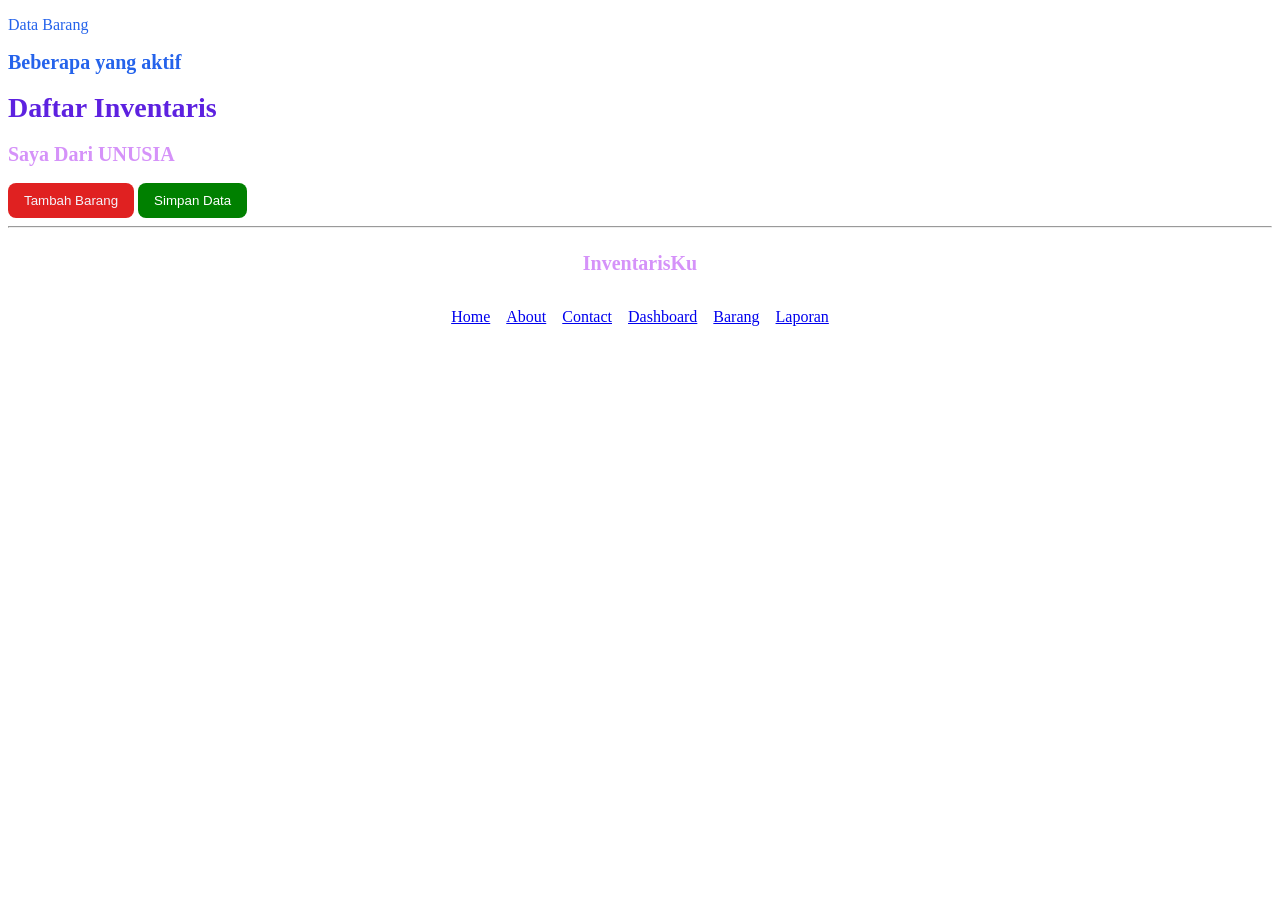
<file: index.html>
<!DOCTYPE html>
<html lang="en">
<head>
<meta charset="UTF-8">
<meta name="viewport" content="width=device-width, initial-scale=1.0">
<link rel="stylesheet" href="style.css">
<title>Document</title>
</head>
<body>
<p class="judul">Data Barang</p>
<h2 class="judul">Beberapa yang aktif</h2>
<h1>Daftar Inventaris</h1>
<h2>Saya Dari UNUSIA</h2>
<button>Tambah Barang</button>
<button id="btn-simpan">Simpan Data</button>
<hr>
<div class="navbar">
<h2>InventarisKu</h2>
<nav>
    <a href="#">Home</a>
    <a href="#">About</a>
    <a href="#">Contact</a>
    <nav>
        <a href="#">Dashboard</a>
        <a href="#">Barang</a>
        <a href="#">Laporan</a>
    </nav>
</nav>
</div>
    </div>
</body>
</html>
</file>
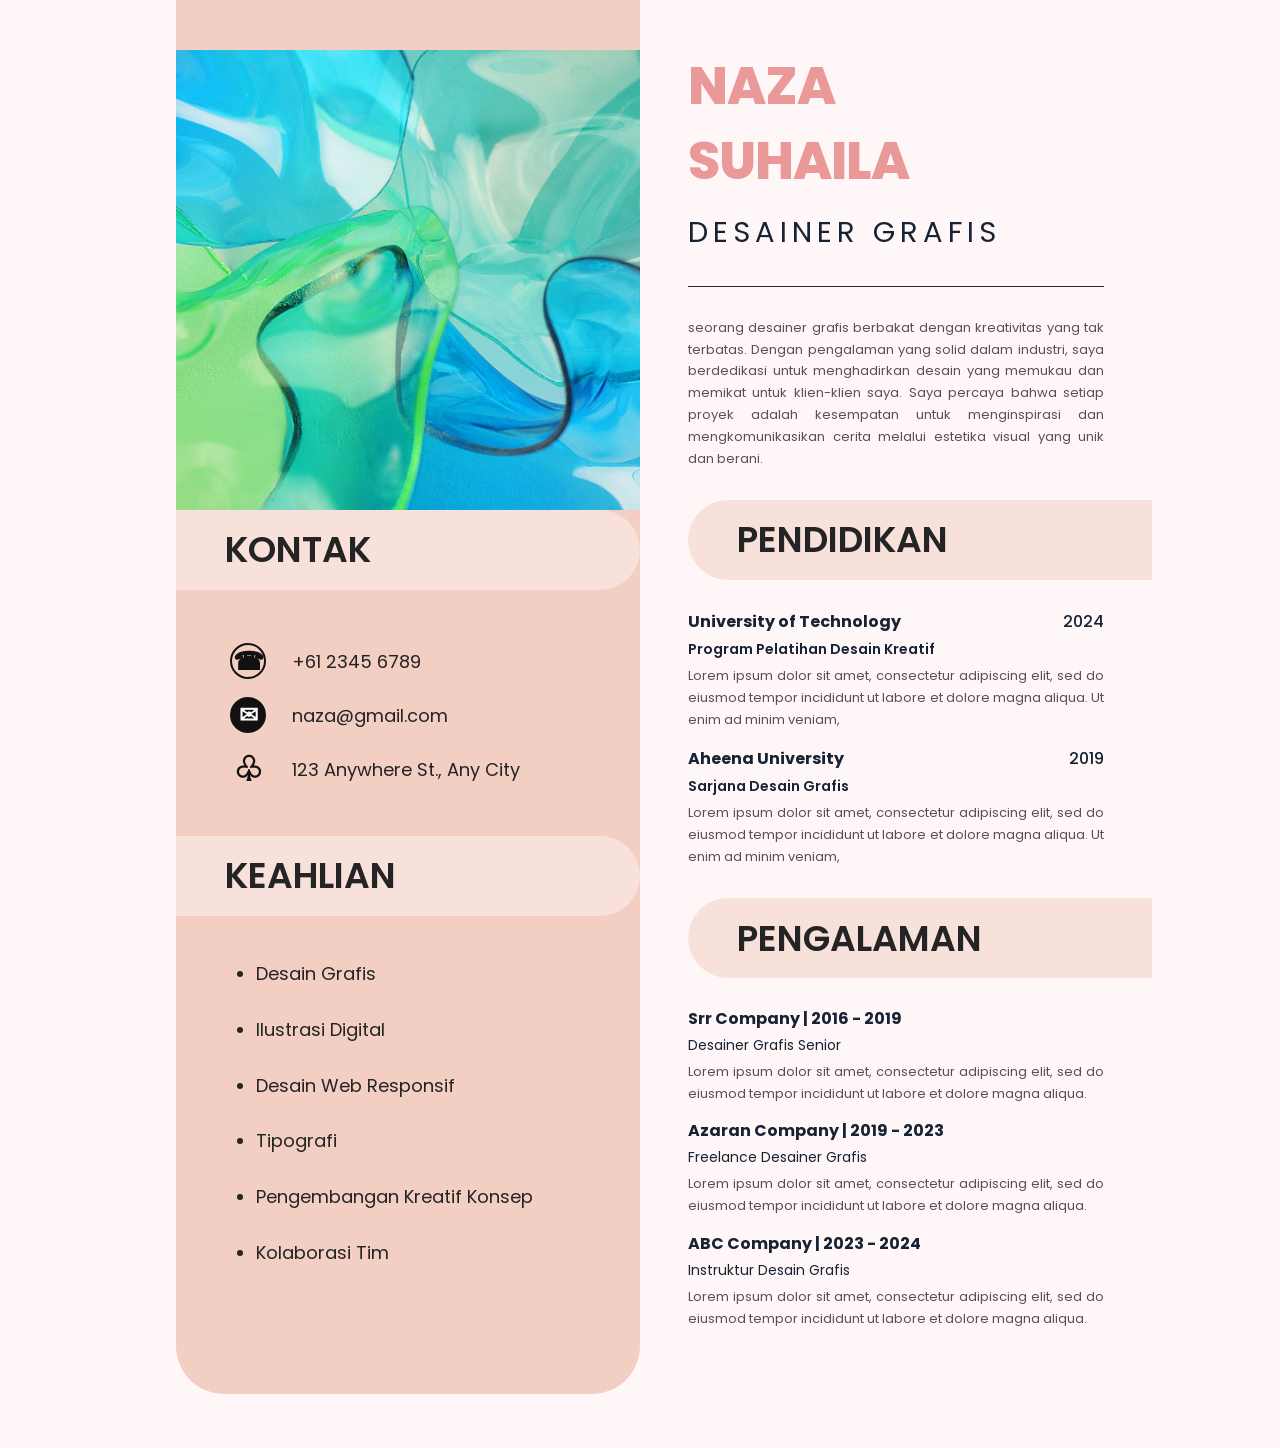
<file: cv.html>
<!DOCTYPE html>
<html lang="id">
<head>
  <meta charset="UTF-8">
  <meta name="viewport" content="width=device-width, initial-scale=1.0">
  <title>CV - Naza Suhaila</title>
  <link rel="stylesheet" href="styleee.css">

  <link rel="preconnect" href="https://fonts.googleapis.com">
  <link rel="preconnect" href="https://fonts.gstatic.com" crossorigin>
  <link href="https://fonts.googleapis.com/css2?family=Poppins:wght@300;400;500;600;700;800&display=swap" rel="stylesheet">
</head>
<body>

  <main class="resume">

    <!-- KOLOM KIRI -->
    <aside class="left-column">

      <div class="profile-area">
        <div class="profile-circle"></div>

        <div class="profile-photo">
          <img src="foto.jpg" alt="Foto profil Naza Suhaila">
        </div>
      </div>

      <section class="contact-section">
        <h2 class="section-heading">KONTAK</h2>

        <div class="contact-list">
          <div class="contact-item">
            <span class="contact-icon phone-icon">☎</span>
            <span>+61 2345 6789</span>
          </div>

          <div class="contact-item">
            <span class="contact-icon email-icon">✉</span>
            <span>naza@gmail.com</span>
          </div>

          <div class="contact-item">
            <span class="contact-icon location-icon">♧</span>
            <span>123 Anywhere St., Any City</span>
          </div>
        </div>
      </section>

      <section class="skills-section">
        <h2 class="section-heading">KEAHLIAN</h2>

        <ul class="skills-list">
          <li>Desain Grafis</li>
          <li>Ilustrasi Digital</li>
          <li>Desain Web Responsif</li>
          <li>Tipografi</li>
          <li>Pengembangan Kreatif Konsep</li>
          <li>Kolaborasi Tim</li>
        </ul>
      </section>

    </aside>

    <!-- KOLOM KANAN -->
    <section class="right-column">

      <header class="intro">
        <h1>NAZA<br>SUHAILA</h1>
        <p class="job-title">DESAINER GRAFIS</p>
        <div class="horizontal-line"></div>

        <p class="description">
          seorang desainer grafis berbakat dengan kreativitas yang
          tak terbatas. Dengan pengalaman yang solid dalam
          industri, saya berdedikasi untuk menghadirkan desain yang
          memukau dan memikat untuk klien-klien saya. Saya
          percaya bahwa setiap proyek adalah kesempatan untuk
          menginspirasi dan mengkomunikasikan cerita melalui
          estetika visual yang unik dan berani.
        </p>
      </header>

      <section class="content-section education-section">
        <h2 class="section-heading">PENDIDIKAN</h2>

        <article class="timeline-item">
          <div class="item-heading">
            <h3>University of Technology</h3>
            <span>2024</span>
          </div>

          <h4>Program Pelatihan Desain Kreatif</h4>
          <p>
            Lorem ipsum dolor sit amet, consectetur adipiscing elit,
            sed do eiusmod tempor incididunt ut labore et dolore
            magna aliqua. Ut enim ad minim veniam,
          </p>
        </article>

        <article class="timeline-item">
          <div class="item-heading">
            <h3>Aheena University</h3>
            <span>2019</span>
          </div>

          <h4>Sarjana Desain Grafis</h4>
          <p>
            Lorem ipsum dolor sit amet, consectetur adipiscing elit,
            sed do eiusmod tempor incididunt ut labore et dolore
            magna aliqua. Ut enim ad minim veniam,
          </p>
        </article>
      </section>

      <section class="content-section experience-section">
        <h2 class="section-heading">PENGALAMAN</h2>

        <article class="experience-item">
          <h3>Srr Company | 2016 - 2019</h3>
          <h4>Desainer Grafis Senior</h4>
          <p>
            Lorem ipsum dolor sit amet, consectetur adipiscing elit,
            sed do eiusmod tempor incididunt ut labore et dolore
            magna aliqua.
          </p>
        </article>

        <article class="experience-item">
          <h3>Azaran Company | 2019 - 2023</h3>
          <h4>Freelance Desainer Grafis</h4>
          <p>
            Lorem ipsum dolor sit amet, consectetur adipiscing elit,
            sed do eiusmod tempor incididunt ut labore et dolore
            magna aliqua.
          </p>
        </article>

        <article class="experience-item">
          <h3>ABC Company | 2023 - 2024</h3>
          <h4>Instruktur Desain Grafis</h4>
          <p>
            Lorem ipsum dolor sit amet, consectetur adipiscing elit,
            sed do eiusmod tempor incididunt ut labore et dolore
            magna aliqua.
          </p>
        </article>
      </section>

    </section>
  </main>

</body>
</html>
</file>
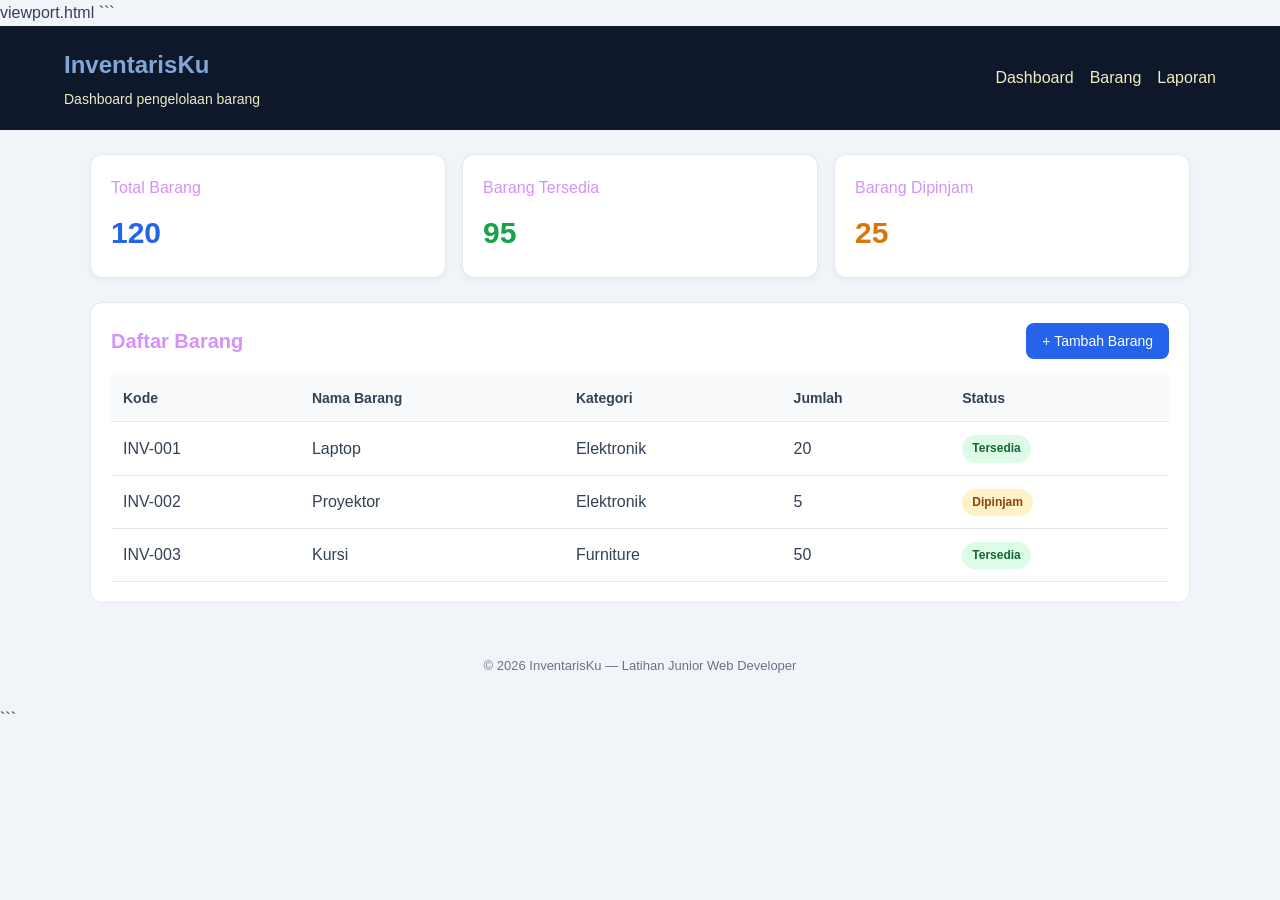
<file: viewport.html>
<!DOCTYPE html>
<html lang="en">
<head>
    <meta charset="UTF-8">
    <meta name="viewport" content="width=device-width, initial-scale=1.0">
    <title>Document</title>
    <link rel="stylesheet" href="style-viewport.css">
</head>
<body>
    viewport.html

```
<!DOCTYPE html>
<html lang="id">
<head>
  <meta charset="UTF-8">
  <meta name="viewport" content="width=device-width, initial-scale=1.0">

  <title>InventarisKu</title>
  <link rel="stylesheet" href="style.css">
</head>
<body>
  <header class="header">
    <div>
      <h1>InventarisKu</h1>
      <p>Dashboard pengelolaan barang</p>
    </div>

    <nav class="nav-links">
      <a href="#">Dashboard</a>
      <a href="#">Barang</a>
      <a href="#">Laporan</a>
    </nav>
  </header>

  <main class="container">
    <section class="summary">
      <article class="card">
        <h2>Total Barang</h2>
        <p class="number">120</p>
      </article>

      <article class="card">
        <h2>Barang Tersedia</h2>
        <p class="number success">95</p>
      </article>

      <article class="card">
        <h2>Barang Dipinjam</h2>
        <p class="number warning">25</p>
      </article>
    </section>

    <section class="content-section">
      <div class="section-heading">
        <h2>Daftar Barang</h2>
        <button class="btn-primary" type="button">
          + Tambah Barang
        </button>
      </div>

      <div class="table-wrapper">
        <table>
          <thead>
            <tr>
              <th>Kode</th>
              <th>Nama Barang</th>
              <th>Kategori</th>
              <th>Jumlah</th>
              <th>Status</th>
            </tr>
          </thead>

          <tbody>
            <tr>
              <td>INV-001</td>
              <td>Laptop</td>
              <td>Elektronik</td>
              <td>20</td>
              <td><span class="badge tersedia">Tersedia</span></td>
            </tr>

            <tr>
              <td>INV-002</td>
              <td>Proyektor</td>
              <td>Elektronik</td>
              <td>5</td>
              <td><span class="badge dipinjam">Dipinjam</span></td>
            </tr>

            <tr>
              <td>INV-003</td>
              <td>Kursi</td>
              <td>Furniture</td>
              <td>50</td>
              <td><span class="badge tersedia">Tersedia</span></td>
            </tr>
          </tbody>
        </table>
      </div>
    </section>
  </main>

  <footer class="footer">
    <p>&copy; 2026 InventarisKu — Latihan Junior Web Developer</p>
  </footer>
</body>
</html>
```
</body>
</html>
</file>
<file: style.css>
h1 {
        color: #5d21e0;
        font-size: 28px;
    } 
        h2 {
        color: #d592f9;
        font-size: 20px;
    }
button {
    background-color: #e02121;
    color: rgb(244, 243, 249);
    padding: 10px 16px;
    border: none;
    border-radius: 8px;
}
button:hover {
    background-color: #119e49;
    color: rgb(241, 240, 245);
}
.judul {
    color: #2563eb;
}

#btn-simpan {
    background-color: green;
    color: white;
}
.navbar {
    display: flex;
    flex-direction: column;
    justify-content: space-between;
    align-items: center;
    gap: 16px;

}
.navbar nav {
    display: flex;
    gap: 16px;
}
</file>
<file: styleee.css>
/* RESET */
* {
  margin: 0;
  padding: 0;
  box-sizing: border-box;
}

:root {
  --background: #fff7f7;
  --pink: #f3cfc3;
  --pink-light: #f8e1db;
  --pink-heading: #e99a98;
  --text: #242424;
  --navy: #172235;
  --gray: #565252;
}

body {
  background: var(--background);
  font-family: "Poppins", sans-serif;
  color: var(--text);
  padding: 0;
}

/* LAYOUT UTAMA */
.resume {
  width: 100%;
  max-width: 1024px;
  min-height: 1448px;
  margin: 0 auto;
  display: grid;
  grid-template-columns: 50% 50%;
  overflow: hidden;
  position: relative;
  background: var(--background);
}

/* KOLOM KIRI */
.left-column {
  background: var(--pink);
  border-radius: 0 0 48px 48px;
  margin: 0 0 54px 48px;
  position: relative;
  min-width: 0;
  display: flex;
  flex-direction: column;
  z-index: 1;
}

/* FOTO PROFIL */
.profile-area {
  height: 510px;
  position: relative;
  flex-shrink: 0;
}

.profile-circle {
  position: absolute;
  width: 430px;
  height: 430px;
  max-width: 100%;
  border-radius: 50%;
  background: linear-gradient(145deg, #f8b4b0, #ee9299);
  top: 50px;
  left: 0;
}

.profile-photo {
  position: absolute;
  z-index: 2;
  width: 100%;
  height: 460px;
  bottom: 0;
  left: 0;
  overflow: hidden;
  display: flex;
  justify-content: center;
  align-items: flex-end;
}

.profile-photo img {
  width: 100%;
  height: 100%;
  object-fit: cover;
  object-position: center top;
  mix-blend-mode: normal;
}

/* JUDUL BAGIAN */
.section-heading {
  background: var(--pink-light);
  border-radius: 0 60px 60px 0;
  min-height: 80px;
  display: flex;
  align-items: center;
  padding: 14px 30px 14px 49px;
  font-size: 36px;
  font-weight: 600;
  line-height: 1.2;
}

/* KONTAK */
.contact-section {
  margin-top: 0;
}

.contact-list {
  padding: 44px 28px 40px 54px;
}

.contact-item {
  display: flex;
  align-items: center;
  gap: 26px;
  min-height: 54px;
  font-size: 18px;
  line-height: 1.5;
  overflow-wrap: anywhere;
}

.contact-icon {
  width: 36px;
  height: 36px;
  flex-shrink: 0;
  border: 2px solid #111;
  border-radius: 50%;
  display: flex;
  align-items: center;
  justify-content: center;
  color: #111;
  font-size: 25px;
  font-weight: 600;
  line-height: 1;
}

.email-icon {
  background: #111;
  color: white;
  border-color: #111;
  font-size: 23px;
}

.location-icon {
  border: none;
  font-size: 34px;
}

/* KEAHLIAN */
.skills-section {
  margin-top: 0;
}

.skills-list {
  padding: 28px 20px 45px 80px;
  list-style-type: disc;
}

.skills-list li {
  padding-left: 0;
  margin: 16px 0 27px;
  font-size: 18px;
  line-height: 1.6;
}

/* KOLOM KANAN */
.right-column {
  padding: 48px 48px 35px;
  min-width: 0;
}

/* PROFIL SINGKAT */
.intro h1 {
  font-size: 52px;
  line-height: 1.45;
  font-weight: 800;
  letter-spacing: -1px;
  color: var(--pink-heading);
}

.job-title {
  color: var(--navy);
  font-size: 29px;
  font-weight: 400;
  letter-spacing: 5px;
  white-space: nowrap;
  margin-top: 12px;
}

.horizontal-line {
  height: 1px;
  width: 100%;
  background: #292929;
  margin: 32px 0 30px;
}

.description {
  color: var(--gray);
  font-size: 13px;
  line-height: 1.68;
  text-align: justify;
  margin-bottom: 30px;
}

/* PENDIDIKAN DAN PENGALAMAN */
.content-section > .section-heading {
  margin-bottom: 29px;
  margin-left: 0;
  padding-left: 49px;
  border-radius: 50px 0 0 50px;
  white-space: nowrap;
  width: calc(100% + 48px);
}

.timeline-item {
  margin-bottom: 15px;
}

.item-heading {
  display: flex;
  justify-content: space-between;
  align-items: baseline;
  gap: 12px;
  margin-bottom: 5px;
  color: var(--navy);
}

.item-heading h3,
.experience-item h3 {
  font-size: 16px;
  line-height: 1.5;
  font-weight: 700;
  color: var(--navy);
}

.item-heading span {
  font-size: 16px;
  font-weight: 500;
  white-space: nowrap;
  color: var(--navy);
}

.timeline-item h4 {
  font-size: 14px;
  font-weight: 600;
  margin-bottom: 5px;
  color: var(--navy);
}

.timeline-item p,
.experience-item p {
  font-size: 13px;
  color: var(--gray);
  line-height: 1.7;
  text-align: justify;
}

/* PENGALAMAN */
.experience-section {
  margin-top: 30px;
}

.experience-section > .section-heading {
  margin-bottom: 29px;
}

.experience-item {
  margin-bottom: 14px;
}

.experience-item h3 {
  margin-bottom: 4px;
}

.experience-item h4 {
  font-size: 14px;
  font-weight: 400;
  margin-bottom: 5px;
  color: var(--navy);
}

/* RESPONSIVE TABLET DAN HP */
@media (max-width: 760px) {
  .resume {
    max-width: 100%;
    min-height: auto;
    grid-template-columns: 1fr;
  }

  .left-column {
    margin: 0 20px;
    border-radius: 0 0 35px 35px;
  }

  .profile-area {
    height: 400px;
  }

  .profile-circle {
    width: min(360px, 90%);
    height: auto;
    aspect-ratio: 1;
    left: 50%;
    transform: translateX(-50%);
    top: 30px;
  }

  .profile-photo {
    height: 370px;
  }

  .section-heading {
    min-height: 68px;
    font-size: 29px;
    padding-left: 30px;
  }

  .contact-list {
    padding: 30px;
  }

  .contact-item {
    gap: 18px;
    font-size: 15px;
  }

  .skills-list {
    padding: 20px 25px 25px 55px;
  }

  .skills-list li {
    font-size: 16px;
    margin: 14px 0 20px;
  }

  .right-column {
    padding: 40px 28px;
  }

  .intro h1 {
    font-size: clamp(38px, 9vw, 52px);
    line-height: 1.25;
  }

  .job-title {
    font-size: clamp(16px, 4vw, 25px);
    letter-spacing: 3px;
    white-space: normal;
  }

  .description {
    font-size: 13px;
  }

  .content-section > .section-heading {
    width: 100%;
    border-radius: 50px;
    padding-left: 28px;
    font-size: 27px;
  }

  .item-heading h3,
  .experience-item h3 {
    font-size: 15px;
  }
}

/* HP KECIL */
@media (max-width: 380px) {
  .left-column {
    margin: 0 12px;
  }

  .right-column {
    padding: 32px 18px;
  }

  .contact-list {
    padding: 24px 18px;
  }

  .contact-item {
    gap: 12px;
    font-size: 13px;
  }

  .contact-icon {
    width: 30px;
    height: 30px;
    font-size: 20px;
  }

  .section-heading {
    font-size: 25px;
  }

  .item-heading {
    gap: 5px;
  }

  .item-heading h3,
  .item-heading span {
    font-size: 13px;
  }
}
</file>
<file: style-viewport.css>
/* 1. Pengaturan dasar */
* {
  box-sizing: border-box;
}

body {
  margin: 0;
  font-family: Arial, sans-serif;
  color: #334155;
  background-color: #f1f5f9;
  line-height: 1.6;
}

/* 2. Header dan navigasi */
.header {
  display: flex;
  justify-content: space-between;
  align-items: center;
  gap: 20px;
  padding: 20px 5%;
  color: white;
  background-color: #0f172a;
}

.header h1 {
  margin: 0;
  font-size: 24px;
  color: #82a6d6;
}

.header p {
  margin: 4px 0 0;
  color: #e9edc6;
  font-size: 14px;
}

.nav-links {
  display: flex;
  flex-wrap: wrap;
  gap: 16px;
}

.nav-links a {
  color: rgb(237, 240, 191);
  text-decoration: none;
}

.nav-links a:hover {
  color: #6eee65;
}

/* 3. Kontainer utama */
.container {
  width: min(100% - 32px, 1100px);
  margin: 24px auto;
}

/* 4. Kartu ringkasan */
.summary {
  display: grid;
  grid-template-columns: repeat(3, minmax(0, 1fr));
  gap: 16px;
}

.card {
  padding: 20px;
  background-color: white;
  border: 1px solid #e2e8f0;
  border-radius: 12px;
  box-shadow: 0 2px 6px rgb(15 23 42 / 5%);
}

.card h2 {
  margin: 0;
  font-size: 16px;
  font-weight: 500;
}

.number {
  margin: 8px 0 0;
  font-size: 30px;
  font-weight: 700;
  color: #2563eb;
}

.success {
  color: #16a34a;
}

.warning {
  color: #d97706;
}

/* 5. Bagian tabel */
.content-section {
  margin-top: 24px;
  padding: 20px;
  background-color: white;
  border: 1px solid #e2e8f0;
  border-radius: 12px;
}

.section-heading {
  display: flex;
  justify-content: space-between;
  align-items: center;
  gap: 12px;
  margin-bottom: 16px;
}

.section-heading h2 {
  margin: 0;
  font-size: 20px;
}

.btn-primary {
  padding: 10px 16px;
  border: none;
  border-radius: 8px;
  background-color: #2563eb;
  color: white;
  font-size: 14px;
  cursor: pointer;
}

.btn-primary:hover {
  background-color: #1d4ed8;
}

.table-wrapper {
  overflow-x: auto;
}

table {
  width: 100%;
  border-collapse: collapse;
  text-align: left;
}

th,
td {
  padding: 12px;
  border-bottom: 1px solid #e2e8f0;
}

th {
  background-color: #f8fafc;
  font-size: 14px;
}

.badge {
  display: inline-block;
  padding: 4px 10px;
  border-radius: 999px;
  font-size: 12px;
  font-weight: 600;
}

.tersedia {
  background-color: #dcfce7;
  color: #166534;
}

.dipinjam {
  background-color: #fef3c7;
  color: #92400e;
}

/* 6. Footer */
.footer {
  padding: 16px;
  text-align: center;
  color: #64748b;
  font-size: 13px;
}

/* 7. Responsive: tablet */
@media (max-width: 768px) {
  .header {
    align-items: flex-start;
    flex-direction: column;
  }

  .summary {
    grid-template-columns: repeat(2, minmax(0, 1fr));
  }
}

/* 8. Responsive: ponsel */
@media (max-width: 480px) {
  .summary {
    grid-template-columns: 1fr;
  }

  .section-heading {
    align-items: stretch;
    flex-direction: column;
  }

  .btn-primary {
    width: 100%;
  }

  .content-section {
    padding: 12px;
  }

  th,
  td {
    padding: 8px;
    font-size: 13px;
  }
}
</file>
